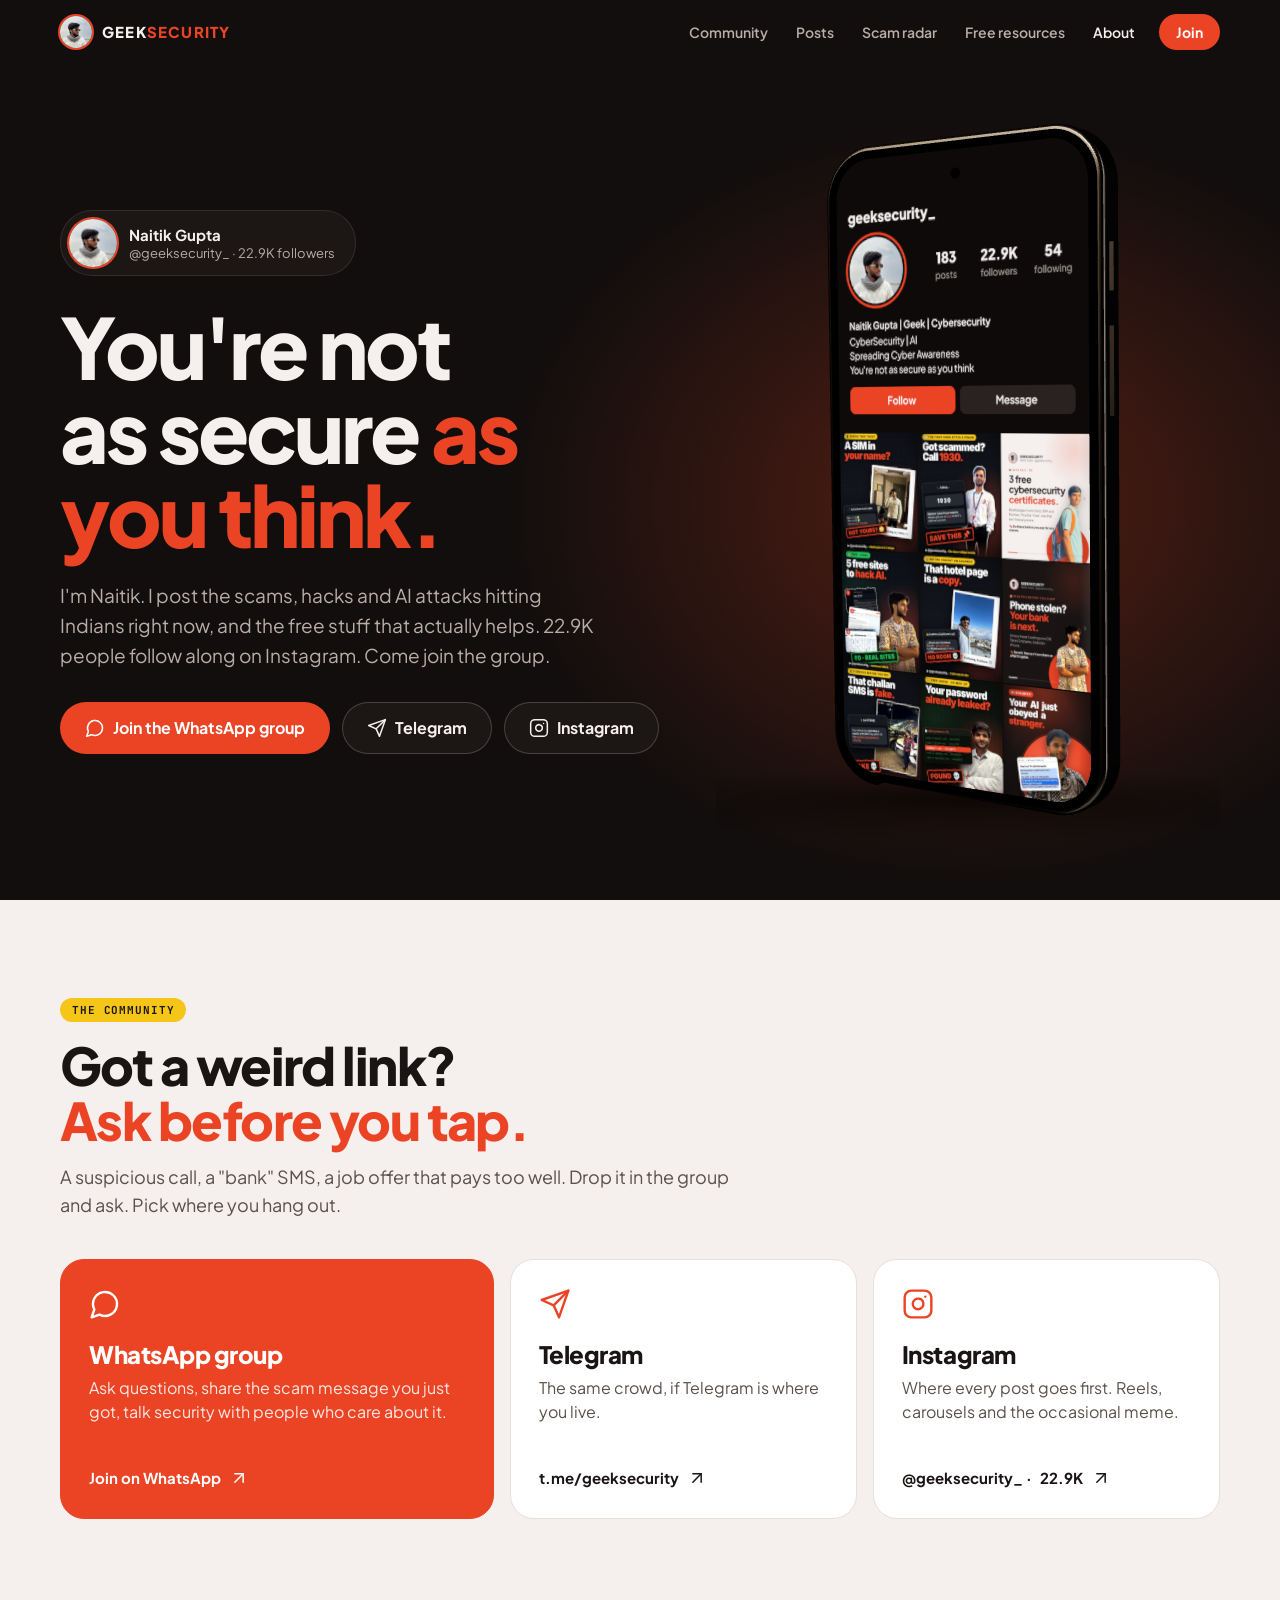
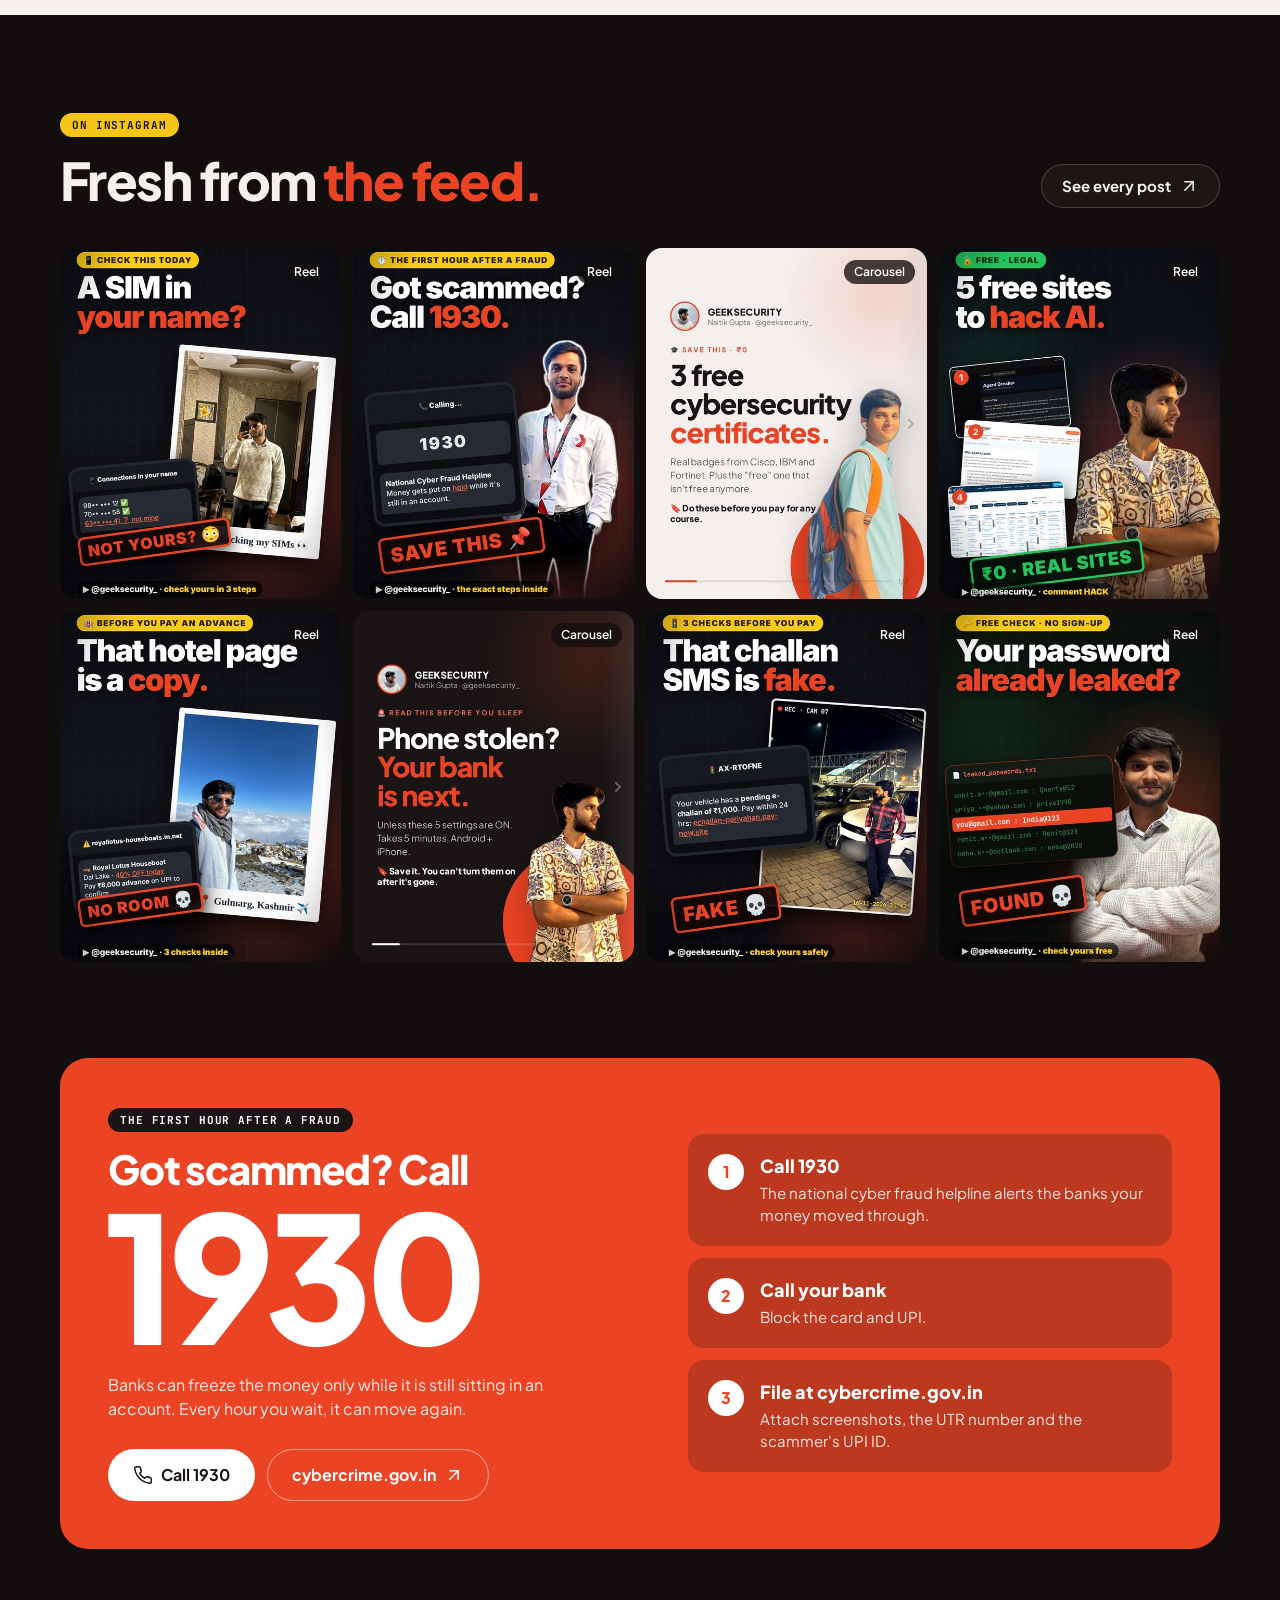
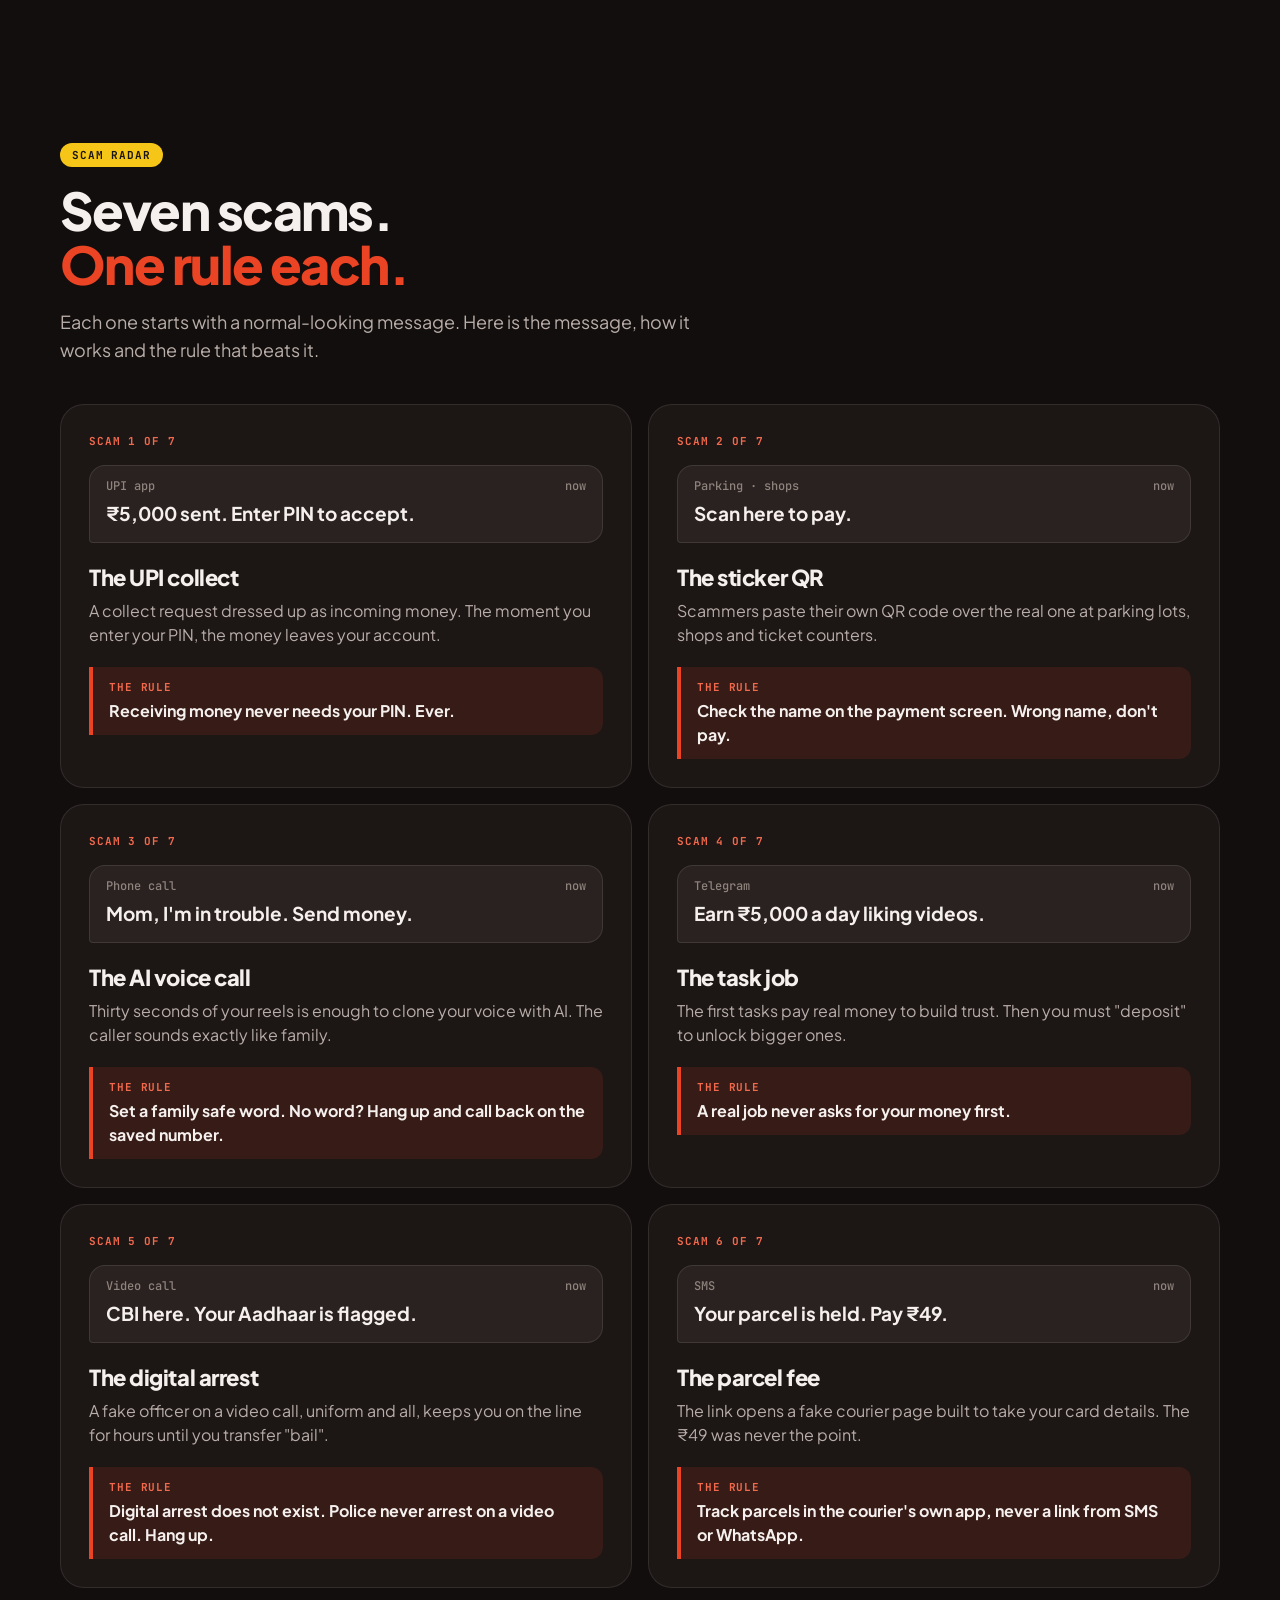
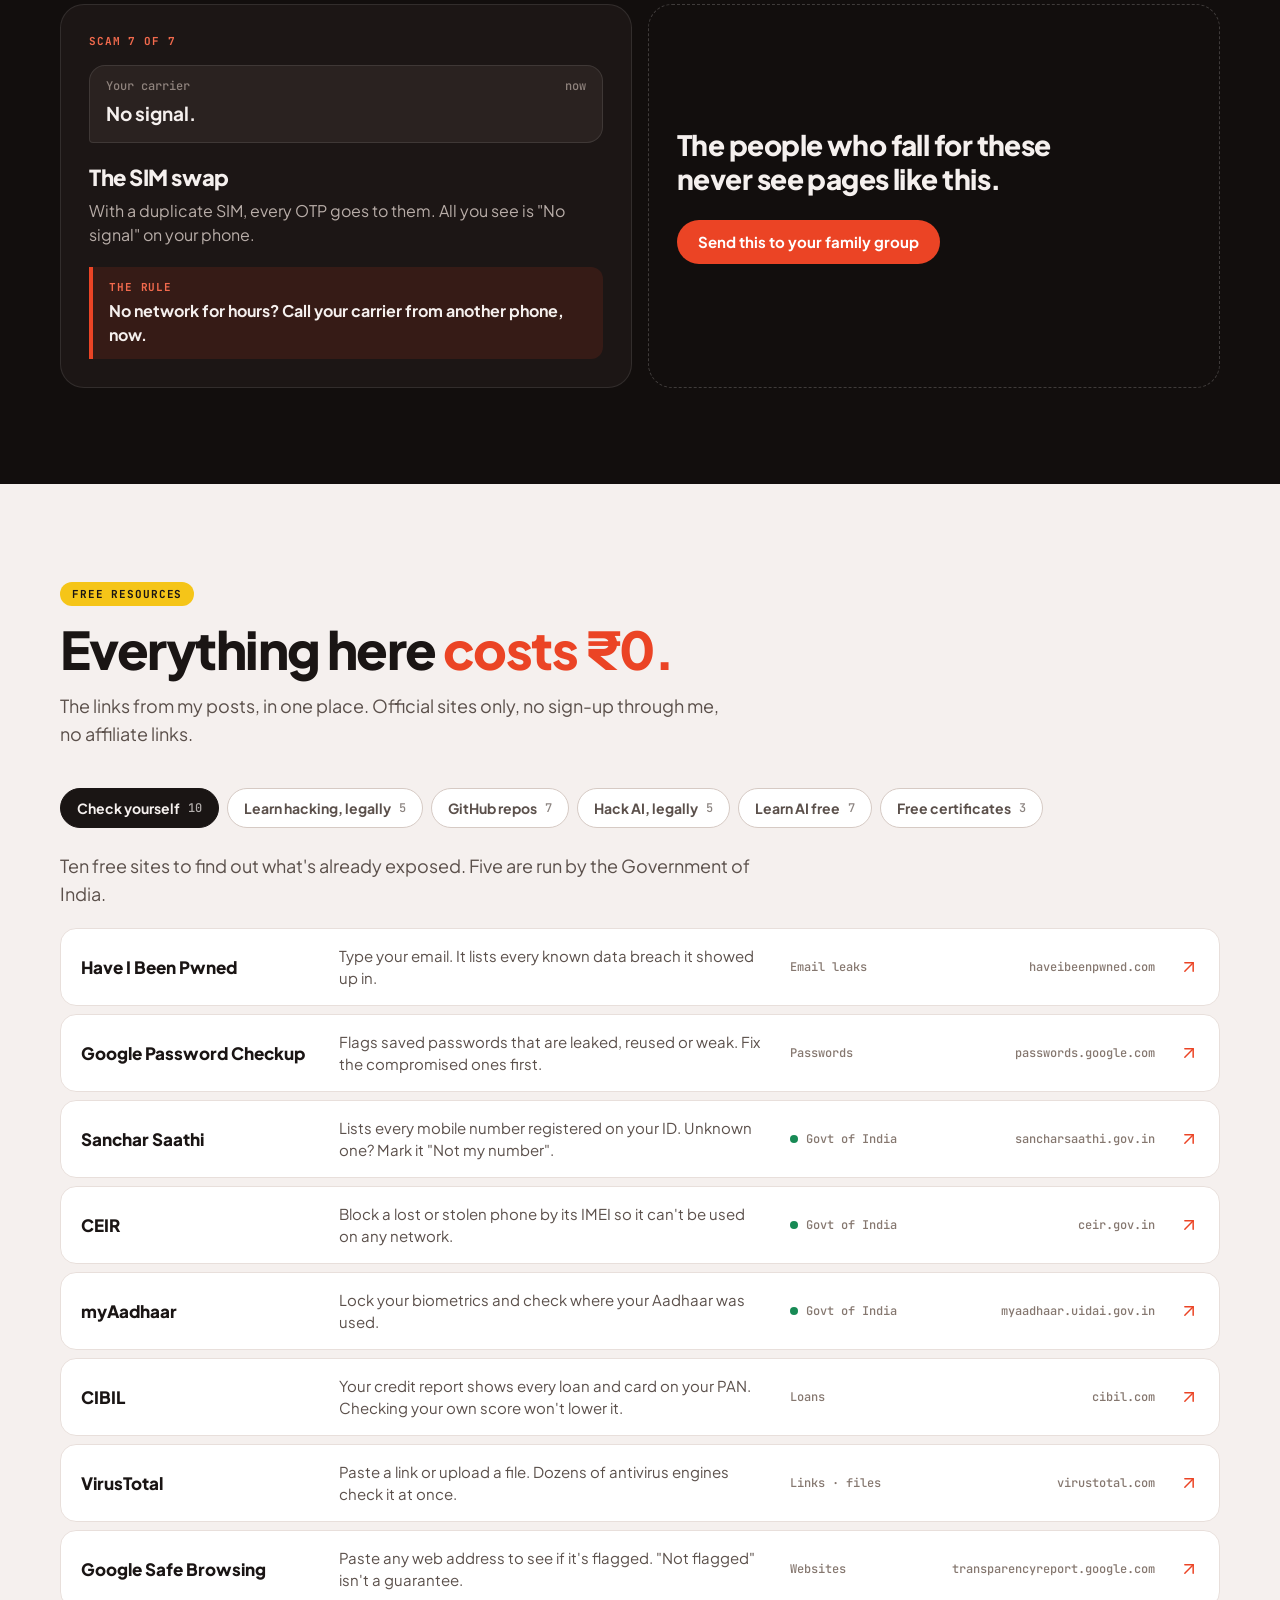
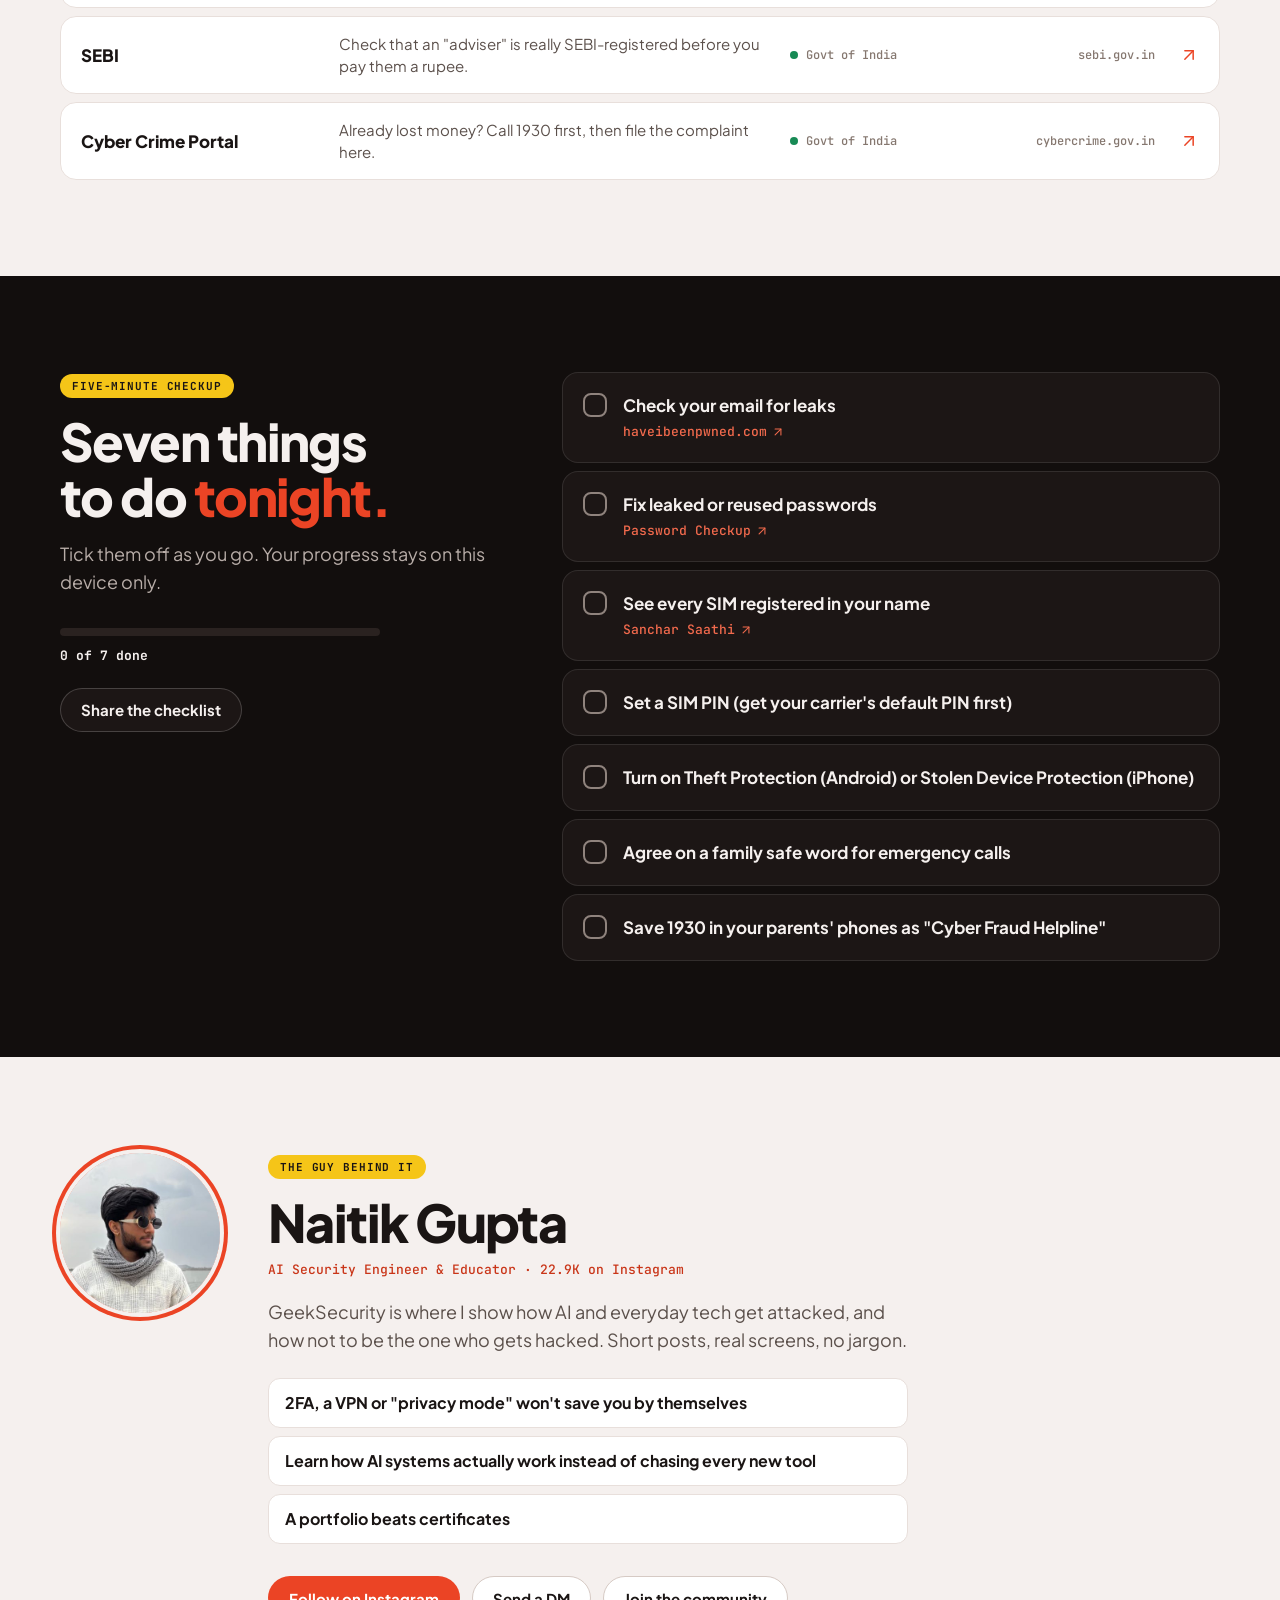
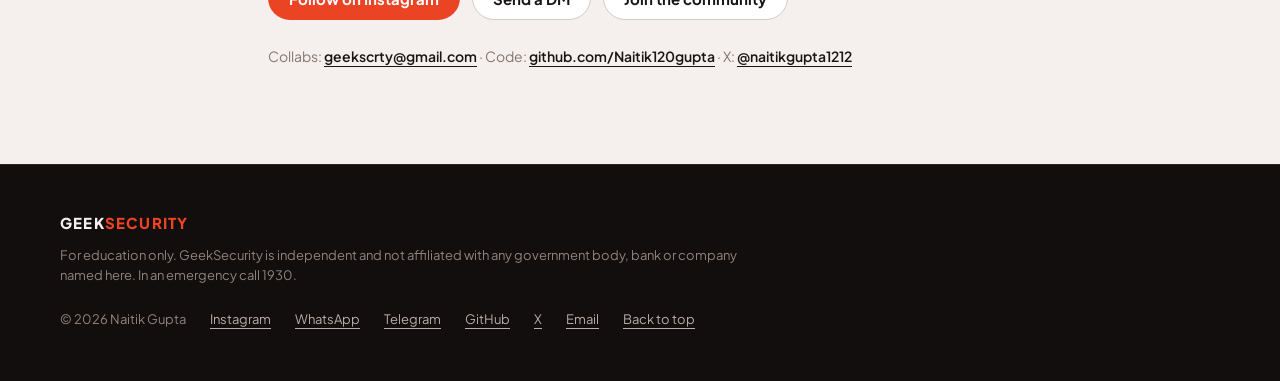
<file: index.html>
<!DOCTYPE html>
<html lang="en-IN">
<head>
<meta charset="utf-8">
<meta name="viewport" content="width=device-width, initial-scale=1, viewport-fit=cover">
<title>GeekSecurity by Naitik Gupta: you're not as secure as you think</title>
<meta name="description" content="The home of @geeksecurity_: join the WhatsApp and Telegram community, see the latest posts, the scams hitting Indians right now, free security resources and what to do in the first hour after a cyber fraud.">
<meta name="theme-color" content="#120e0d">
<link rel="canonical" href="https://geeksecurity.in/">
<meta property="og:type" content="website">
<meta property="og:site_name" content="GeekSecurity">
<meta property="og:url" content="https://geeksecurity.in/">
<meta property="og:title" content="GeekSecurity: you're not as secure as you think">
<meta property="og:description" content="Join the GeekSecurity community. Scam alerts for India, free resources, and the rule that beats each scam.">
<meta property="og:image" content="https://geeksecurity.in/assets/og.png">
<meta property="og:image:width" content="1200">
<meta property="og:image:height" content="630">
<meta name="twitter:card" content="summary_large_image">
<link rel="icon" href="assets/favicon.svg" type="image/svg+xml">
<link rel="apple-touch-icon" href="assets/icon-180.png">
<link rel="preconnect" href="https://fonts.googleapis.com">
<link rel="preconnect" href="https://fonts.gstatic.com" crossorigin>
<link href="https://fonts.googleapis.com/css2?family=Plus+Jakarta+Sans:wght@400;500;600;700;800&family=JetBrains+Mono:wght@500;700&display=swap" rel="stylesheet">
<link rel="stylesheet" href="css/style.css">
<script type="application/ld+json">
{"@context":"https://schema.org","@graph":[
 {"@type":"WebSite","name":"GeekSecurity","url":"https://geeksecurity.in/","inLanguage":"en-IN"},
 {"@type":"Person","name":"Naitik Gupta","alternateName":"GeekSecurity","jobTitle":"AI Security Engineer & Educator","url":"https://geeksecurity.in/","image":"https://geeksecurity.in/assets/avatar.jpg","sameAs":["https://www.instagram.com/geeksecurity_/","https://github.com/Naitik120gupta","https://x.com/naitikgupta1212","https://t.me/geeksecurity"]}
]}
</script>
</head>
<body>
<svg width="0" height="0" style="position:absolute" aria-hidden="true">
  <symbol id="i-ext" viewBox="0 0 24 24"><path d="M7 7h10v10"/><path d="M7 17 17 7"/></symbol>
  <symbol id="i-phone" viewBox="0 0 24 24"><path d="M22 16.92v3a2 2 0 0 1-2.18 2 19.79 19.79 0 0 1-8.63-3.07 19.5 19.5 0 0 1-6-6 19.79 19.79 0 0 1-3.07-8.67A2 2 0 0 1 4.11 2h3a2 2 0 0 1 2 1.72 12.84 12.84 0 0 0 .7 2.81 2 2 0 0 1-.45 2.11L8.09 9.91a16 16 0 0 0 6 6l1.27-1.27a2 2 0 0 1 2.11-.45 12.84 12.84 0 0 0 2.81.7A2 2 0 0 1 22 16.92z"/></symbol>
  <symbol id="i-wa" viewBox="0 0 24 24"><path d="M7.9 20A9 9 0 1 0 4 16.1L2 22Z"/></symbol>
  <symbol id="i-tg" viewBox="0 0 24 24"><path d="m22 2-7 20-4-9-9-4Z"/><path d="M22 2 11 13"/></symbol>
  <symbol id="i-ig" viewBox="0 0 24 24"><rect width="20" height="20" x="2" y="2" rx="5"/><path d="M16 11.37A4 4 0 1 1 12.63 8 4 4 0 0 1 16 11.37z"/><path d="M17.5 6.5h.01"/></symbol>
  <symbol id="i-menu" viewBox="0 0 24 24"><path d="M4 7h16"/><path d="M4 12h16"/><path d="M4 17h16"/></symbol>
</svg>
<a class="skip" href="#main">Skip to content</a>

<header class="nav" id="nav">
  <div class="wrap nav-in">
    <a class="brand" href="#top" aria-label="GeekSecurity home">
      <img src="assets/avatar.jpg" width="32" height="32" alt="">
      <span>GEEK<b>SECURITY</b></span>
    </a>
    <nav class="links" id="links" aria-label="Sections">
      <a href="#community">Community</a>
      <a href="#feed-sec">Posts</a>
      <a href="#radar">Scam radar</a>
      <a href="#resources">Free resources</a>
      <a href="#about">About</a>
    </nav>
    <a class="btn btn-sm btn-primary" href="#community">Join</a>
    <button class="menu" id="menu" type="button" aria-label="Menu" aria-expanded="false" aria-controls="links"><svg class="i"><use href="#i-menu"/></svg></button>
  </div>
</header>

<main id="main">
<section class="hero" id="top">
  <div class="wrap hero-grid">
    <div class="hero-copy">
      <a class="chip" href="https://www.instagram.com/geeksecurity_/" target="_blank" rel="noopener">
        <img src="assets/avatar.jpg" width="48" height="48" alt="">
        <span><b>Naitik Gupta</b><small>@geeksecurity_ · <span data-site="followers">22.9K</span> followers</small></span>
      </a>
      <h1>You're not as secure <span class="hl">as you think.</span></h1>
      <p class="lede">I'm Naitik. I post the scams, hacks and AI attacks hitting Indians right now, and the free stuff that actually helps. <span data-site="followers">22.9K</span> people follow along on Instagram. Come join the group.</p>
      <div class="cta-row">
        <a class="btn btn-lg btn-primary" data-link="whatsapp" href="https://chat.whatsapp.com/DaO5ZDdUS2FExU4uWKAhH0?s=cl&amp;p=a&amp;iam=2" target="_blank" rel="noopener"><svg class="i"><use href="#i-wa"/></svg>Join the WhatsApp group</a>
        <a class="btn btn-lg" data-link="telegram" href="https://t.me/geeksecurity" target="_blank" rel="noopener"><svg class="i"><use href="#i-tg"/></svg>Telegram</a>
        <a class="btn btn-lg" href="https://www.instagram.com/geeksecurity_/" target="_blank" rel="noopener"><svg class="i"><use href="#i-ig"/></svg>Instagram</a>
      </div>
    </div>
    <div class="hero-visual" id="phone">
      <canvas id="scene" role="img" aria-label="A phone showing the @geeksecurity_ Instagram profile: 22.9K followers and a grid of recent posts."></canvas>
    </div>
  </div>
</section>

<section class="block light" id="community" aria-labelledby="com-h">
  <div class="wrap">
    <header class="head">
      <p class="tag">The community</p>
      <h2 id="com-h">Got a weird link? <span class="hl">Ask before you tap.</span></h2>
      <p>A suspicious call, a "bank" SMS, a job offer that pays too well. Drop it in the group and ask. Pick where you hang out.</p>
    </header>
    <div class="rooms">
      <a class="room room-main" data-link="whatsapp" href="https://chat.whatsapp.com/DaO5ZDdUS2FExU4uWKAhH0?s=cl&amp;p=a&amp;iam=2" target="_blank" rel="noopener">
        <svg class="i"><use href="#i-wa"/></svg>
        <h3>WhatsApp group</h3>
        <p>Ask questions, share the scam message you just got, talk security with people who care about it.</p>
        <span class="room-go">Join on WhatsApp<svg class="i"><use href="#i-ext"/></svg></span>
      </a>
      <a class="room" data-link="telegram" href="https://t.me/geeksecurity" target="_blank" rel="noopener">
        <svg class="i"><use href="#i-tg"/></svg>
        <h3>Telegram</h3>
        <p>The same crowd, if Telegram is where you live.</p>
        <span class="room-go">t.me/geeksecurity<svg class="i"><use href="#i-ext"/></svg></span>
      </a>
      <a class="room" href="https://www.instagram.com/geeksecurity_/" target="_blank" rel="noopener">
        <svg class="i"><use href="#i-ig"/></svg>
        <h3>Instagram</h3>
        <p>Where every post goes first. Reels, carousels and the occasional meme.</p>
        <span class="room-go">@geeksecurity_ · <span data-site="followers">22.9K</span><svg class="i"><use href="#i-ext"/></svg></span>
      </a>
    </div>
  </div>
</section>

<section class="block" id="feed-sec" aria-labelledby="feed-h">
  <div class="wrap">
    <header class="head head-row">
      <div>
        <p class="tag">On Instagram</p>
        <h2 id="feed-h">Fresh from <span class="hl">the feed.</span></h2>
      </div>
      <a class="btn" href="https://www.instagram.com/geeksecurity_/" target="_blank" rel="noopener">See every post<svg class="i"><use href="#i-ext"/></svg></a>
    </header>
    <div class="feed" id="feed"></div>
  </div>
</section>

<section class="block" id="sos" aria-labelledby="sos-h">
  <div class="wrap">
    <div class="sos">
      <div class="sos-main">
        <p class="tag tag-dark">The first hour after a fraud</p>
        <h2 id="sos-h">Got scammed? Call</h2>
        <a class="helpline-num" href="tel:1930">1930</a>
        <p>Banks can freeze the money only while it is still sitting in an account. Every hour you wait, it can move again.</p>
        <div class="cta-row">
          <a class="btn btn-lg btn-white" href="tel:1930"><svg class="i"><use href="#i-phone"/></svg>Call 1930</a>
          <a class="btn btn-lg btn-line" href="https://cybercrime.gov.in" target="_blank" rel="noopener">cybercrime.gov.in<svg class="i"><use href="#i-ext"/></svg></a>
        </div>
      </div>
      <ol class="sos-steps">
        <li><span class="step-n">1</span><div><h3>Call 1930</h3><p>The national cyber fraud helpline alerts the banks your money moved through.</p></div></li>
        <li><span class="step-n">2</span><div><h3>Call your bank</h3><p>Block the card and UPI.</p></div></li>
        <li><span class="step-n">3</span><div><h3>File at cybercrime.gov.in</h3><p>Attach screenshots, the UTR number and the scammer's UPI ID.</p></div></li>
      </ol>
    </div>
  </div>
</section>

<section class="block" id="radar" aria-labelledby="radar-h">
  <div class="wrap">
    <header class="head">
      <p class="tag">Scam radar</p>
      <h2 id="radar-h">Seven scams. <span class="hl">One rule each.</span></h2>
      <p>Each one starts with a normal-looking message. Here is the message, how it works and the rule that beats it.</p>
    </header>
    <div class="radar" id="radar-grid">
      <div class="scam share-card" id="radar-share">
        <h3>The people who fall for these never see pages like this.</h3>
        <button class="btn btn-primary" type="button" data-share="Seven scams hitting Indians right now, and the one rule that beats each.">Send this to your family group</button>
      </div>
    </div>
  </div>
</section>

<section class="block light" id="resources" aria-labelledby="res-h">
  <div class="wrap">
    <header class="head">
      <p class="tag">Free resources</p>
      <h2 id="res-h">Everything here <span class="hl">costs ₹0.</span></h2>
      <p>The links from my posts, in one place. Official sites only, no sign-up through me, no affiliate links.</p>
    </header>
    <div class="tabs" role="tablist" aria-label="Resource categories" id="res-tabs"></div>
    <p class="res-blurb" id="res-blurb"></p>
    <div class="res-list" id="res-grid" role="tabpanel"></div>
  </div>
</section>

<section class="block" id="checkup" aria-labelledby="chk-h">
  <div class="wrap checkup">
    <header class="head">
      <p class="tag">Five-minute checkup</p>
      <h2 id="chk-h">Seven things to do <span class="hl">tonight.</span></h2>
      <p>Tick them off as you go. Your progress stays on this device only.</p>
      <div class="progress" role="img" aria-labelledby="chk-count">
        <div class="progress-bar"><span id="chk-fill"></span></div>
        <p class="progress-text" id="chk-count">0 of 7 done</p>
      </div>
      <button class="btn" type="button" data-share="A five-minute security checkup. Seven things to do tonight." id="chk-share">Share the checklist</button>
    </header>
    <ul class="chk-list" id="chk-list"></ul>
  </div>
</section>

<section class="block light" id="about" aria-labelledby="about-h">
  <div class="wrap about">
    <img src="assets/avatar.jpg" width="160" height="160" alt="Naitik Gupta" loading="lazy">
    <div>
      <p class="tag">The guy behind it</p>
      <h2 id="about-h">Naitik Gupta</h2>
      <p class="role">AI Security Engineer &amp; Educator · <span data-site="followers">22.9K</span> on Instagram</p>
      <p>GeekSecurity is where I show how AI and everyday tech get attacked, and how not to be the one who gets hacked. Short posts, real screens, no jargon.</p>
      <ul class="beliefs">
        <li>2FA, a VPN or "privacy mode" won't save you by themselves</li>
        <li>Learn how AI systems actually work instead of chasing every new tool</li>
        <li>A portfolio beats certificates</li>
      </ul>
      <div class="cta-row">
        <a class="btn btn-primary" href="https://www.instagram.com/geeksecurity_/" target="_blank" rel="noopener">Follow on Instagram</a>
        <a class="btn" href="https://ig.me/m/geeksecurity_" target="_blank" rel="noopener">Send a DM</a>
        <a class="btn" href="#community">Join the community</a>
      </div>
      <p class="contact">Collabs: <a href="mailto:geekscrty@gmail.com">geekscrty@gmail.com</a> · Code: <a href="https://github.com/Naitik120gupta" target="_blank" rel="noopener me">github.com/Naitik120gupta</a> · X: <a href="https://x.com/naitikgupta1212" target="_blank" rel="noopener me">@naitikgupta1212</a></p>
    </div>
  </div>
</section>
</main>

<footer class="foot">
  <div class="wrap">
    <p class="foot-brand">GEEK<b>SECURITY</b></p>
    <p>For education only. GeekSecurity is independent and not affiliated with any government body, bank or company named here. In an emergency call 1930.</p>
    <p class="foot-row"><span>© <span id="year">2026</span> Naitik Gupta</span><a href="https://www.instagram.com/geeksecurity_/" target="_blank" rel="noopener">Instagram</a><a data-link="whatsapp" href="https://chat.whatsapp.com/DaO5ZDdUS2FExU4uWKAhH0?s=cl&amp;p=a&amp;iam=2" target="_blank" rel="noopener">WhatsApp</a><a href="https://t.me/geeksecurity" target="_blank" rel="noopener">Telegram</a><a href="https://github.com/Naitik120gupta" target="_blank" rel="noopener me">GitHub</a><a href="https://x.com/naitikgupta1212" target="_blank" rel="noopener me">X</a><a href="mailto:geekscrty@gmail.com">Email</a><a href="#top">Back to top</a></p>
  </div>
</footer>

<div class="toast" id="toast" role="status" aria-live="polite"></div>
<script type="importmap">{"imports":{"three":"./vendor/three.module.min.js"}}</script>
<script type="module" src="js/main.js"></script>
</body>
</html>
</file>
<file: css/style.css>
/* The look of the @geeksecurity_ feed: near-black with the brand red, bold headlines with one
   red phrase, yellow tag chips, and cream sections like the carousels. Spacing on a 4px grid. */
:root{
  --bg:#120e0d; --card:#1c1615; --raised:#2a2220;
  --line:rgba(245,240,238,.10); --line-2:rgba(245,240,238,.20);
  --text:#f5f0ee; --text-2:#b8ada8; --text-3:#8f837d;
  --accent:#eb4425; --accent-ink:#f26a4d; --tag:#f5c518; --ok:#3ecf8e;
  --ease:cubic-bezier(.22,1,.36,1);
  --wrap:1160px;
  --sans:'Plus Jakarta Sans',system-ui,-apple-system,'Segoe UI',Roboto,sans-serif;
  --mono:'JetBrains Mono',ui-monospace,SFMono-Regular,Menlo,monospace;
}
.light{
  --bg:#f5f0ee; --card:#ffffff; --raised:#ece4e0;
  --line:#e8dfdb; --line-2:#d6cac4;
  --text:#1a1514; --text-2:#5b504b; --text-3:#85776f; --accent-ink:#c93518; --ok:#178a55;
  background:var(--bg); color:var(--text);
}
*{box-sizing:border-box;margin:0;padding:0}
html{scroll-behavior:smooth;-webkit-text-size-adjust:100%}
body{background:var(--bg);color:var(--text);font-family:var(--sans);font-size:16px;line-height:24px;overflow-x:hidden;-webkit-font-smoothing:antialiased}
a{color:inherit}
img{max-width:100%;display:block}
button{font:inherit;color:inherit;cursor:pointer;background:none;border:0}
h1,h2,h3{text-wrap:balance}
:focus-visible{outline:2px solid var(--accent);outline-offset:3px;border-radius:8px}
.skip{position:absolute;left:-999px;top:8px;background:var(--accent);color:#fff;padding:8px 16px;border-radius:8px;z-index:100}
.skip:focus{left:12px}
.wrap{width:min(100% - 48px,var(--wrap));margin-inline:auto}
.i{width:20px;height:20px;flex:none;fill:none;stroke:currentColor;stroke-width:1.8;stroke-linecap:round;stroke-linejoin:round}
.hl{color:var(--accent)}
.tag{display:inline-flex;align-items:center;height:24px;padding:0 12px;border-radius:12px;background:var(--tag);color:#1a1514;font-family:var(--mono);font-weight:700;font-size:11px;letter-spacing:.08em;text-transform:uppercase;margin-bottom:16px}

/* nav */
.nav{position:fixed;top:0;left:0;right:0;z-index:20;height:64px;border-bottom:1px solid transparent;transition:background-color .2s var(--ease),border-color .2s var(--ease)}
.nav.stuck,.nav.open{background:var(--bg);border-color:var(--line)}
.nav-in{height:100%;display:flex;align-items:center;gap:24px}
.brand{display:flex;align-items:center;gap:10px;text-decoration:none;font-weight:800;font-size:15px;letter-spacing:.08em;line-height:1}
.brand img{width:32px;height:32px;border-radius:50%;box-shadow:0 0 0 2px var(--accent)}
.brand b,.foot-brand b{color:var(--accent);font-weight:800}
.links{display:flex;gap:28px;margin-left:auto}
.links a{text-decoration:none;font-size:14px;font-weight:600;color:var(--text-2);transition:color .15s var(--ease)}
.links a:hover,.links a.on{color:var(--text)}
.menu{display:none;width:40px;height:40px;border-radius:8px;place-items:center}

/* buttons */
.btn{display:inline-flex;align-items:center;justify-content:center;gap:8px;height:44px;padding:0 20px;border-radius:22px;font-weight:700;font-size:15px;line-height:1;
  text-decoration:none;white-space:nowrap;background:var(--card);color:var(--text);border:1px solid var(--line-2);
  transition:background-color .15s var(--ease),border-color .15s var(--ease),transform .15s var(--ease)}
.btn:hover{background:var(--raised)}
.btn:active{transform:scale(.98)}
.btn-primary{background:var(--accent);color:#fff;border-color:transparent}
.btn-primary:hover{background:#f2553a}
.btn-white{background:#fff;color:#1a1514;border-color:transparent}
.btn-white:hover{background:#f5f0ee}
.btn-line{background:transparent;color:#fff;border-color:rgba(255,255,255,.5)}
.btn-line:hover{background:rgba(255,255,255,.12)}
.btn-sm{height:36px;padding:0 16px;font-size:14px;border-radius:18px}
.btn-lg{height:52px;padding:0 24px;font-size:16px;border-radius:26px}
.cta-row{display:flex;flex-wrap:wrap;gap:12px}

/* hero */
.hero{min-height:100svh;display:grid;align-items:center;padding:64px 0 0;
  background:radial-gradient(52% 60% at 76% 56%,rgba(235,68,37,.30),rgba(235,68,37,0) 70%)}
.hero-grid{display:grid;grid-template-columns:minmax(0,1.1fr) minmax(0,.9fr);gap:40px;align-items:center}
.hero-copy{animation:enter .5s var(--ease) both}
.chip{display:inline-flex;align-items:center;gap:12px;padding:8px 20px 8px 8px;border-radius:32px;background:var(--card);border:1px solid var(--line);text-decoration:none;margin-bottom:28px;transition:border-color .15s var(--ease)}
.chip:hover{border-color:var(--line-2)}
.chip img{width:48px;height:48px;border-radius:50%;box-shadow:0 0 0 2px var(--accent)}
.chip b{display:block;font-weight:700;font-size:15px;line-height:20px}
.chip small{display:block;font-size:13px;line-height:16px;color:var(--text-2)}
h1{font-size:clamp(44px,6.6vw,84px);line-height:1;letter-spacing:-.035em;font-weight:800}
.lede{font-size:19px;line-height:30px;color:var(--text-2);max-width:34rem;margin:24px 0 32px}
.hero-visual{position:relative;height:min(84svh,780px);min-height:480px;display:grid;place-items:center;opacity:0;transition:opacity .6s var(--ease)}
.hero-visual.ready{opacity:1}
#scene{position:absolute;inset:0;width:100%;height:100%;display:block}
.phone-flat{height:92%;width:auto;aspect-ratio:810/1740;border-radius:36px;border:8px solid #050404;box-shadow:0 0 0 1px var(--line-2)}
@keyframes enter{from{opacity:0;transform:translateY(12px)}}

/* sections */
section[id]{scroll-margin-top:64px}
#top{scroll-margin-top:0}
.block{padding:96px 0}
.head{max-width:680px;margin-bottom:40px}
.head-row{max-width:none;display:flex;flex-wrap:wrap;align-items:flex-end;justify-content:space-between;gap:16px 24px}
h2{font-size:clamp(32px,4.6vw,52px);line-height:1.05;letter-spacing:-.03em;font-weight:800}
.head>p:not(.tag){color:var(--text-2);margin-top:16px;font-size:18px;line-height:28px}

/* community */
.rooms{display:grid;grid-template-columns:1.25fr 1fr 1fr;gap:16px}
.room{display:flex;flex-direction:column;gap:8px;min-height:260px;padding:28px;border-radius:24px;background:var(--card);border:1px solid var(--line);text-decoration:none;transition:border-color .15s var(--ease),transform .2s var(--ease)}
.room:hover{border-color:var(--text);transform:translateY(-2px)}
.room>.i{width:32px;height:32px;margin-bottom:12px;color:var(--accent)}
.room h3{font-size:24px;line-height:28px;font-weight:800;letter-spacing:-.02em}
.room p{color:var(--text-2);flex:1}
.room-go{display:inline-flex;align-items:center;gap:8px;font-weight:700;font-size:15px;margin-top:16px}
.room-main{background:var(--accent);border-color:var(--accent);color:#fff}
.room-main:hover{border-color:#1a1514}
.room-main>.i{color:#fff}
.room-main p{color:rgba(255,255,255,.88)}

/* feed */
.feed{display:grid;grid-template-columns:repeat(4,minmax(0,1fr));gap:12px}
.post{position:relative;display:block;border-radius:16px;overflow:hidden;background:var(--card);aspect-ratio:4/5}
.post img{width:100%;height:100%;object-fit:cover;transition:transform .3s var(--ease)}
.post:hover img{transform:scale(1.03)}
.post span{position:absolute;top:12px;right:12px;height:24px;padding:0 10px;display:inline-flex;align-items:center;border-radius:12px;background:rgba(18,14,13,.78);color:#fff;font-size:12px;font-weight:600}

/* first hour */
#sos{padding-top:0}
.sos{display:grid;grid-template-columns:minmax(0,1.1fr) minmax(0,1fr);gap:48px;padding:48px;border-radius:28px;background:var(--accent);color:#fff}
.tag-dark{background:#1a1514;color:#fff}
.sos h2{font-size:clamp(28px,3.6vw,40px)}
.helpline-num{display:block;width:fit-content;font-size:clamp(96px,14vw,176px);line-height:.9;font-weight:800;letter-spacing:-.05em;color:#fff;text-decoration:none;margin:4px 0 20px -4px}
.sos-main>p:not(.tag){max-width:30rem;color:rgba(255,255,255,.9);margin-bottom:28px}
.sos-steps{list-style:none;align-self:center;display:grid;gap:12px}
.sos-steps li{display:grid;grid-template-columns:36px 1fr;gap:16px;padding:20px;border-radius:16px;background:rgba(18,14,13,.22)}
.step-n{width:36px;height:36px;border-radius:50%;background:#fff;color:var(--accent);font-weight:800;font-size:16px;display:grid;place-items:center}
.sos-steps h3{font-size:18px;line-height:24px;font-weight:800}
.sos-steps p{font-size:15px;line-height:22px;color:rgba(255,255,255,.88);margin-top:4px}

/* scam radar */
.radar{display:grid;grid-template-columns:repeat(2,minmax(0,1fr));gap:16px}
.scam{padding:28px;border-radius:24px;background:var(--card);border:1px solid var(--line)}
.scam-n{font-family:var(--mono);font-weight:700;font-size:11px;line-height:16px;letter-spacing:.08em;text-transform:uppercase;color:var(--accent-ink)}
.note{margin:16px 0 20px;padding:12px 16px 16px;border-radius:16px 16px 16px 4px;background:var(--raised);border:1px solid var(--line)}
.note-meta{display:flex;justify-content:space-between;gap:12px;font-family:var(--mono);font-weight:500;font-size:12px;line-height:16px;color:var(--text-3)}
.note-line{font-size:19px;line-height:26px;font-weight:700;margin-top:6px}
.scam h3{font-size:22px;line-height:28px;font-weight:800;letter-spacing:-.02em}
.scam .how{color:var(--text-2);margin-top:8px}
.rule{margin-top:20px;padding:12px 16px;border-left:4px solid var(--accent);border-radius:0 12px 12px 0;background:rgba(235,68,37,.12);font-weight:700;font-size:16px;line-height:24px}
.rule span{display:block;font-family:var(--mono);font-size:11px;line-height:16px;letter-spacing:.08em;text-transform:uppercase;color:var(--accent-ink);margin-bottom:4px}
.share-card{display:flex;flex-direction:column;justify-content:center;align-items:flex-start;gap:24px;background:transparent;border-style:dashed;border-color:var(--line-2)}
.share-card h3{font-size:28px;line-height:34px}

/* resources */
.tabs{display:flex;gap:8px;overflow-x:auto;scrollbar-width:none;margin-inline:-24px;padding:0 24px}
.tabs::-webkit-scrollbar{display:none}
.tab{flex:none;height:40px;padding:0 16px;border-radius:20px;background:var(--card);border:1px solid var(--line-2);font-weight:700;font-size:14px;color:var(--text-2);display:inline-flex;align-items:center;gap:8px;
  transition:background-color .15s var(--ease),color .15s var(--ease),border-color .15s var(--ease)}
.tab span{font-family:var(--mono);font-size:12px;font-weight:500;opacity:.7}
.tab:hover{color:var(--text)}
.tab[aria-selected="true"]{background:var(--text);border-color:var(--text);color:var(--bg)}
.res-blurb{color:var(--text-2);margin:24px 0 20px;max-width:44rem;font-size:18px;line-height:28px}
.res-list{display:grid;gap:8px}
.res{display:grid;grid-template-columns:minmax(0,1.1fr) minmax(0,2fr) 128px minmax(0,1fr) 20px;gap:24px;align-items:center;padding:16px 20px;border-radius:16px;background:var(--card);border:1px solid var(--line);
  text-decoration:none;transition:border-color .15s var(--ease);animation:enter .35s var(--ease) both}
.res:hover{border-color:var(--text)}
.res h3{font-size:17px;line-height:24px;font-weight:800}
.res p{font-size:15px;line-height:22px;color:var(--text-2)}
.res-tag,.res-host{font-family:var(--mono);font-weight:500;font-size:12px;line-height:16px;color:var(--text-3)}
.res-tag{display:inline-flex;align-items:center;gap:8px}
.res-tag i{width:8px;height:8px;border-radius:50%;background:var(--ok)}
.res-host{overflow:hidden;text-overflow:ellipsis;white-space:nowrap;text-align:right}
.res .i{color:var(--accent)}

/* checkup */
.checkup{display:grid;grid-template-columns:minmax(0,.8fr) minmax(0,1.2fr);gap:64px;align-items:start}
.checkup .head{margin:0;position:sticky;top:96px}
.progress{margin:32px 0 24px;max-width:320px}
.progress-bar{height:8px;border-radius:4px;background:var(--raised);overflow:hidden}
.progress-bar span{display:block;height:100%;background:var(--accent);transform:scaleX(0);transform-origin:left;transition:transform .4s var(--ease),background-color .4s var(--ease)}
.progress-bar span.full{background:var(--ok)}
.progress-text{font-family:var(--mono);font-weight:700;font-size:13px!important;line-height:16px!important;color:var(--text)!important;margin-top:12px!important}
.chk-list{list-style:none;display:grid;gap:8px}
.chk{display:grid;grid-template-columns:24px 1fr;gap:16px;padding:20px;border-radius:16px;background:var(--card);border:1px solid var(--line);transition:border-color .15s var(--ease)}
.chk.done{border-color:var(--ok)}
.chk input{appearance:none;-webkit-appearance:none;width:24px;height:24px;border-radius:8px;border:2px solid var(--text-3);background:transparent;display:grid;place-items:center;cursor:pointer;
  transition:background-color .15s var(--ease),border-color .15s var(--ease)}
.chk input:checked{background:var(--ok);border-color:var(--ok)}
.chk input:checked::after{content:"";width:6px;height:11px;border:solid #0f1f17;border-width:0 3px 3px 0;transform:translateY(-1px) rotate(45deg)}
.chk label{cursor:pointer;font-weight:700;font-size:17px;line-height:24px}
.chk.done label{color:var(--text-3);text-decoration:line-through}
.chk a{display:inline-flex;align-items:center;gap:4px;margin-top:4px;font-family:var(--mono);font-weight:500;font-size:13px;line-height:16px;color:var(--accent-ink);text-decoration:none}
.chk a:hover{text-decoration:underline}
.chk a .i{width:14px;height:14px}

/* about */
.about{display:grid;grid-template-columns:160px minmax(0,1fr);gap:48px;align-items:start}
.about img{width:160px;height:160px;border-radius:50%;object-fit:cover;box-shadow:0 0 0 4px var(--bg),0 0 0 8px var(--accent)}
.role{font-family:var(--mono);font-weight:500;font-size:13px;line-height:16px;color:var(--accent-ink);margin:12px 0 20px}
.about p:not(.role):not(.contact):not(.tag){color:var(--text-2);max-width:40rem;font-size:18px;line-height:28px}
.beliefs{list-style:none;margin:24px 0 32px;display:grid;gap:8px;max-width:40rem}
.beliefs li{padding:12px 16px;border-radius:12px;background:var(--card);border:1px solid var(--line);font-weight:700}
.contact{margin-top:24px;font-size:14px;line-height:24px;color:var(--text-3)}
.contact a{color:var(--text);font-weight:600;text-underline-offset:4px}

/* footer */
.foot{border-top:1px solid var(--line);padding:48px 0 40px;font-size:13px;line-height:20px;color:var(--text-3)}
.foot p{max-width:44rem;margin-bottom:12px}
.foot-brand{font-weight:800;font-size:15px;letter-spacing:.08em;color:var(--text)}
.foot-row{display:flex;flex-wrap:wrap;gap:8px 24px;margin-top:24px;max-width:none!important}
.foot a{color:var(--text-2);text-underline-offset:4px}
.foot a:hover{color:var(--text)}

.toast{position:fixed;left:50%;bottom:24px;transform:translate(-50%,8px);opacity:0;pointer-events:none;z-index:50;padding:12px 20px;border-radius:24px;background:var(--text);color:var(--bg);font-weight:700;font-size:14px;line-height:20px;
  max-width:calc(100% - 32px);transition:opacity .2s var(--ease),transform .2s var(--ease)}
.toast.show{opacity:1;transform:translate(-50%,0)}

@media (max-width:1000px){
  .res{grid-template-columns:minmax(0,1fr) minmax(0,1.6fr) 20px}
  .res-tag,.res-host{display:none}
  .rooms{grid-template-columns:1fr 1fr}
  .room-main{grid-column:1/-1;min-height:220px}
}
@media (max-width:900px){
  .wrap{width:min(100% - 40px,var(--wrap))}
  .tabs{margin-inline:-20px;padding:0 20px}
  .menu{display:grid;margin-left:-8px}
  .nav-in{gap:12px}
  .nav .btn{margin-left:auto}
  .links{display:none;position:absolute;top:64px;left:0;right:0;flex-direction:column;gap:0;margin:0;padding:8px 20px 16px;background:var(--bg);border-bottom:1px solid var(--line)}
  .nav.open .links{display:flex}
  .links a{padding:10px 0;font-size:16px}
  .hero{min-height:0;padding:104px 0 0;background:radial-gradient(90% 40% at 50% 78%,rgba(235,68,37,.30),rgba(235,68,37,0) 70%)}
  .hero-grid{grid-template-columns:1fr;gap:24px}
  .lede{font-size:18px;line-height:28px;margin:20px 0 28px}
  .hero-visual{height:460px;min-height:0}
  .block{padding:64px 0}
  .feed{grid-template-columns:repeat(2,minmax(0,1fr));gap:8px}
  .sos{grid-template-columns:1fr;gap:32px;padding:28px 24px}
  .radar{grid-template-columns:1fr}
  .scam{padding:24px}
  .checkup{grid-template-columns:1fr;gap:32px}
  .checkup .head{position:static}
  .about{grid-template-columns:1fr;gap:32px}
  .about img{width:112px;height:112px;margin:8px}
}
@media (max-width:560px){
  .cta-row .btn{flex:1 1 auto}
  .hero .cta-row .btn-primary{flex-basis:100%}
  .rooms{grid-template-columns:1fr}
  .room{min-height:0}
  .share-card .btn{width:100%;white-space:normal;height:auto;min-height:44px;padding:12px 20px}
  .res{grid-template-columns:minmax(0,1fr) 20px;gap:4px 16px}
  .res p{grid-column:1;grid-row:2}
  .res .i{grid-row:1/3}
}
@media (prefers-reduced-motion:reduce){
  html{scroll-behavior:auto}
  *,*::before,*::after{animation:none!important;transition:none!important}
}
</file>
